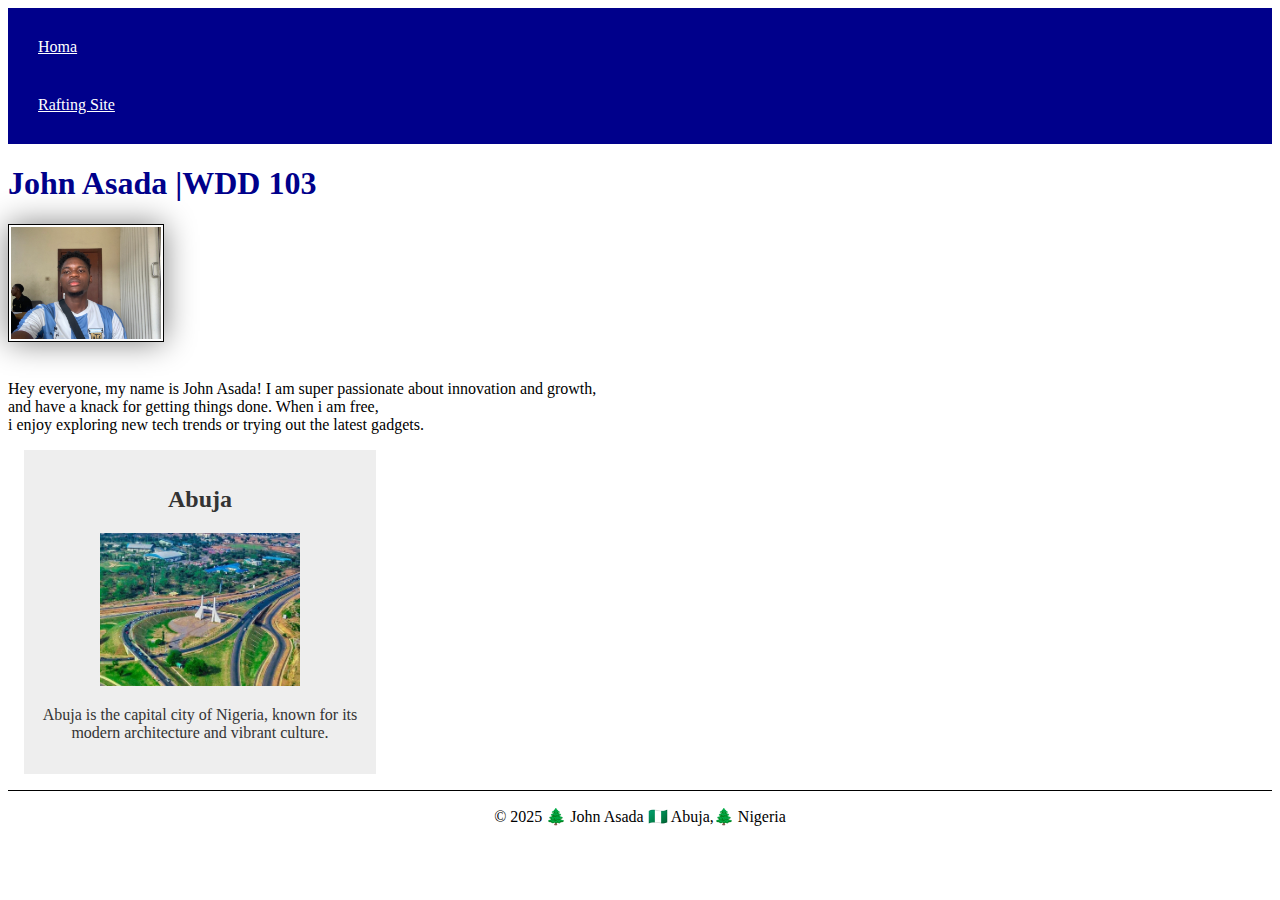
<file: index.html>
<!DOCTYPE html>
<html lang="en">
<head>
    <meta charset="UTF-8">
    <meta name="viewport" content="width=device-width, initial-scale=1.0">
    <meta name="description" content="John Asada's personal webpage showcasing his interests and background.">
    <meta name="author" content="John Asada">
    <title>John Asada | WDD 130</title>
    <link rel="stylesheet" href="styles/styles.css">
</head>
<body>
    <header>
        <nav>
            <a href="#">Homa</a>
            <a href="wrr">Rafting Site</a>
        </nav>
    </header>
    <main>
        <h1>John Asada |WDD 103</h1>
        <img src="image/profile.jpeg" alt="Hello, my name is John Asada"width="200"><br><br>
        <p>
            Hey everyone, my name is  John Asada!  I am super passionate about innovation and growth,
            <br>and have a knack for getting things done. When i am free, 
             <br>i enjoy exploring new tech trends or trying out the latest gadgets.</p>
    </main>
    <aside>
        <h2>Abuja</h2>
        <img src="image/abuja-fct.jpg" alt="fct">
        <p>Abuja is the capital city of Nigeria, known for its modern architecture and vibrant culture.</p>
    </aside>
    <footer>
        <p>&copy; 2025 🌲 John Asada 🇳🇬 Abuja,🌲 Nigeria</p>
</body>
</html>
</file>
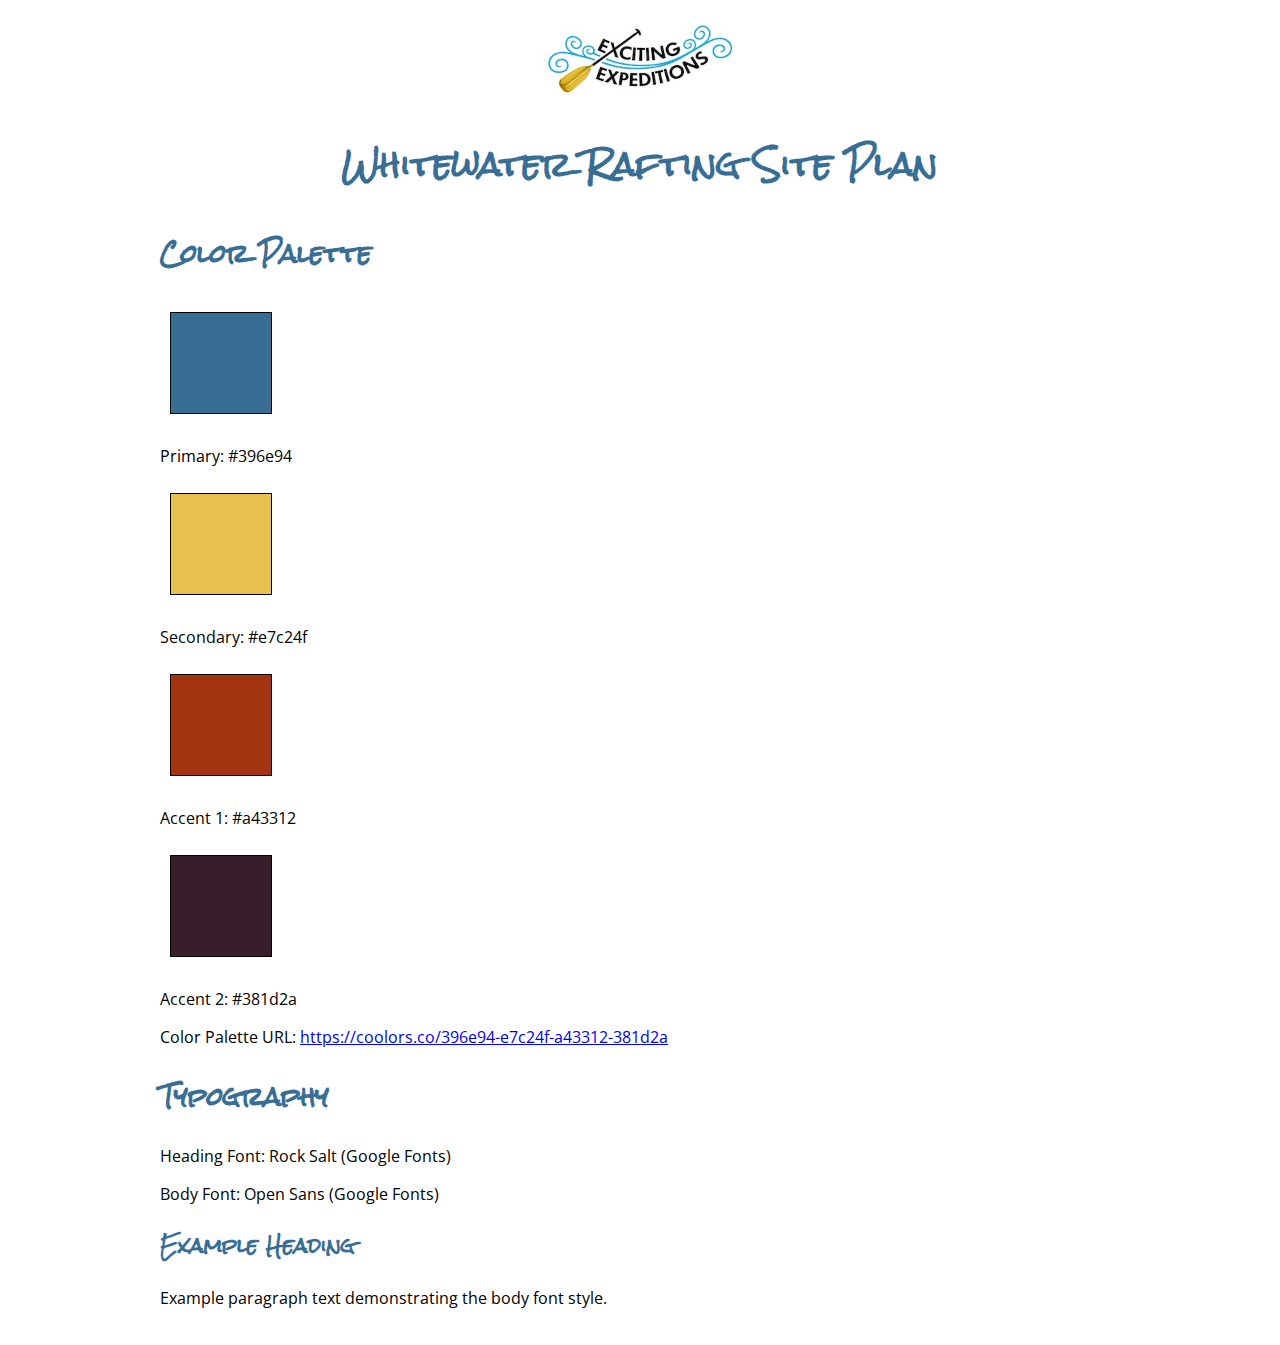
<file: wwr/index.html>
<!DOCTYPE html>
<html lang="en">
  <head>
    <meta charset="UTF-8" />
    <meta name="viewport" content="width=device-width, initial-scale=1.0" />
    <title>Whitewater Rafting Site Plan</title>
    <link rel="preconnect" href="https://fonts.googleapis.com" />
    <link rel="preconnect" href="https://fonts.gstatic.com" crossorigin />
    <link
      href="https://fonts.googleapis.com/css2?family=Rock+Salt&family=Open+Sans:wght@400;700&display=swap"
      rel="stylesheet"
    />
    <style>
      :root {
        --primary-color: #396e94;
        --secondary-color: #e7c24f;
        --accent1-color: #a43312;
        --accent2-color: #381d2a;
      }
      body {
        font-family: "Open Sans", sans-serif;
        max-width: 960px;
        margin: 0 auto;
        padding: 20px;
      }
      h1,
      h2,
      h3,
      h4 {
        font-family: "Rock Salt", cursive;
        color: var(--primary-color);
      }
      header {
        text-align: center;
      }
      .logo {
        width: 200px;
      }
      .color-swatch {
        display: inline-block;
        width: 100px;
        height: 100px;
        margin: 10px;
        border: 1px solid #000;
      }
    </style>
  </head>
  <body>
    <header>
      <img
        class="logo"
        src="images/rafting-logo.jpg"
        alt="Rafting Company Logo"
      />
      <h1>Whitewater Rafting Site Plan</h1>
    </header>

    <section>
      <h2>Color Palette</h2>
      <div>
        <div class="color-swatch" style="background-color: #396e94"></div>
        <p>Primary: #396e94</p>
        <div class="color-swatch" style="background-color: #e7c24f"></div>
        <p>Secondary: #e7c24f</p>
        <div class="color-swatch" style="background-color: #a43312"></div>
        <p>Accent 1: #a43312</p>
        <div class="color-swatch" style="background-color: #381d2a"></div>
        <p>Accent 2: #381d2a</p>
      </div>
      <p>
        Color Palette URL:
        <a href="https://coolors.co/396e94-e7c24f-a43312-381d2a" target="_blank"
          >https://coolors.co/396e94-e7c24f-a43312-381d2a</a
        >
      </p>
    </section>

    <section>
      <h2>Typography</h2>
      <p>Heading Font: Rock Salt (Google Fonts)</p>
      <p>Body Font: Open Sans (Google Fonts)</p>
      <h3>Example Heading</h3>
      <p>Example paragraph text demonstrating the body font style.</p>
    </section>
  </body>
</html>
</file>
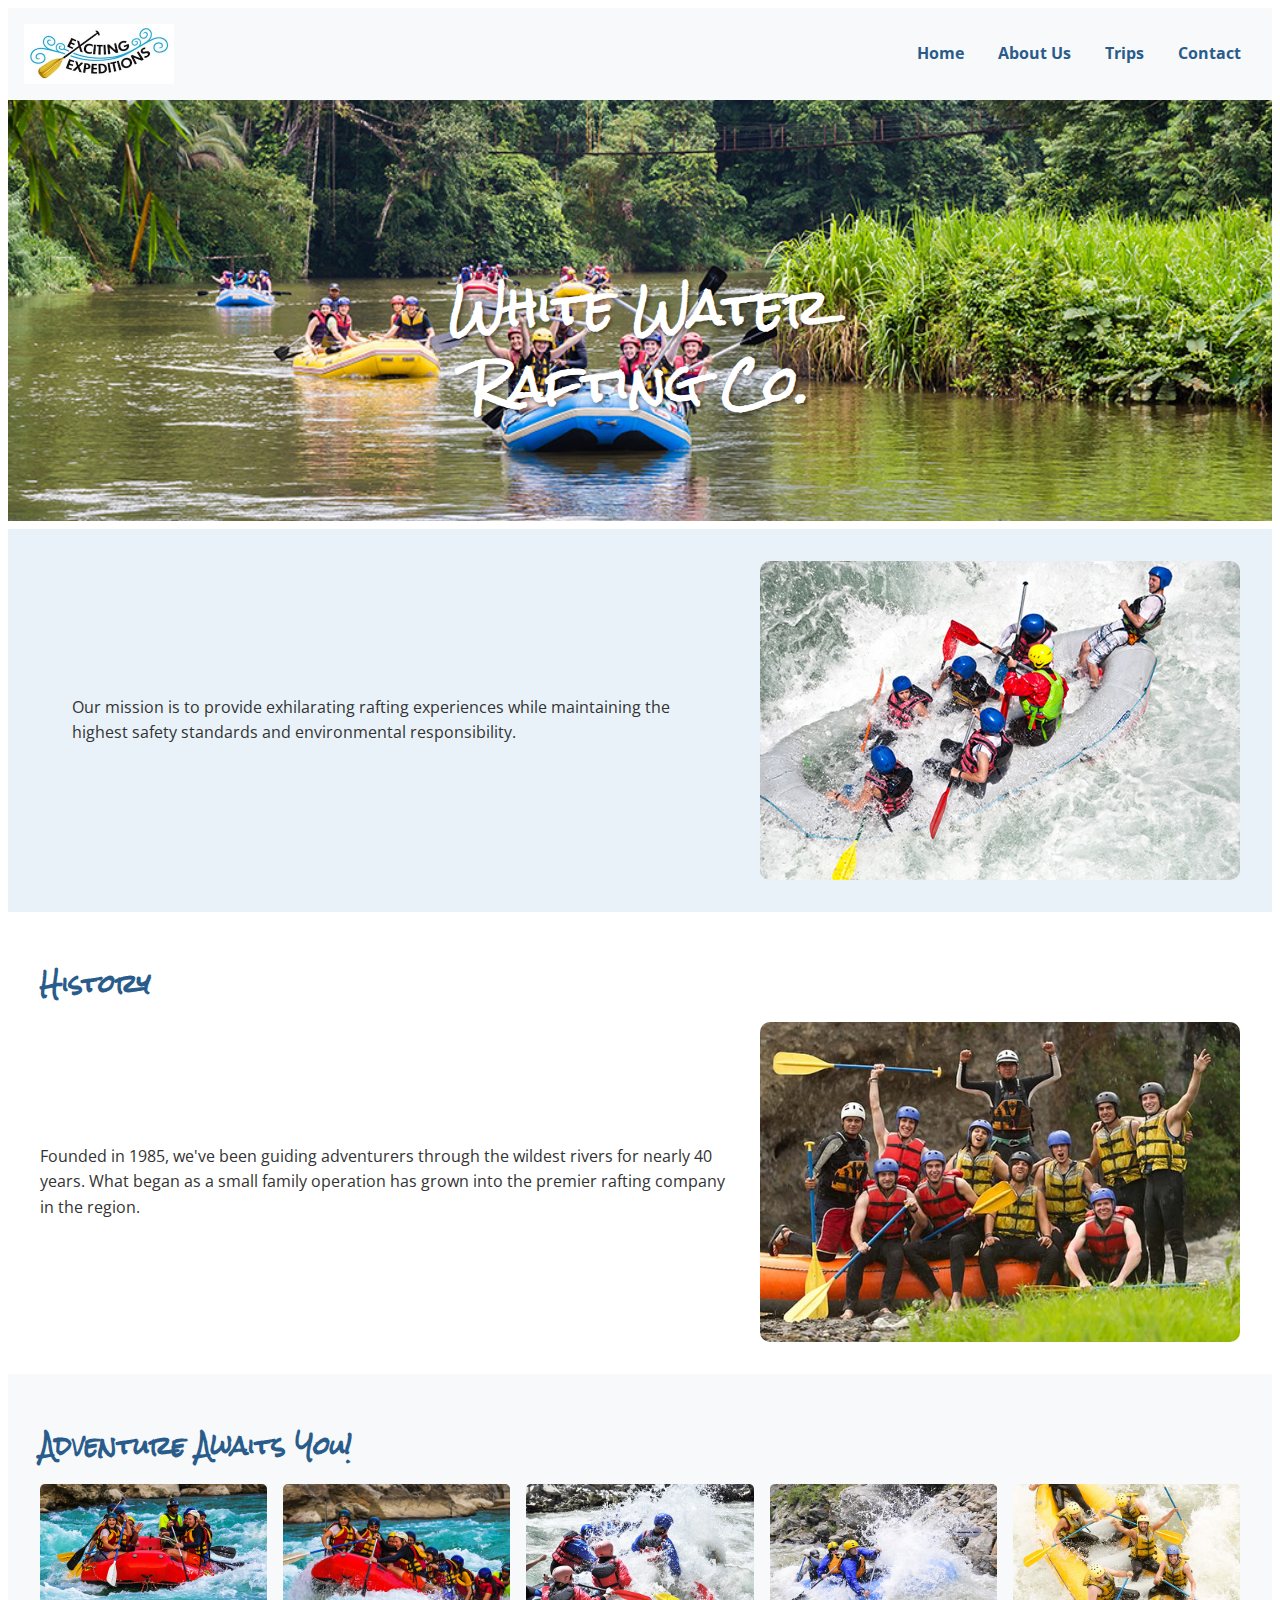
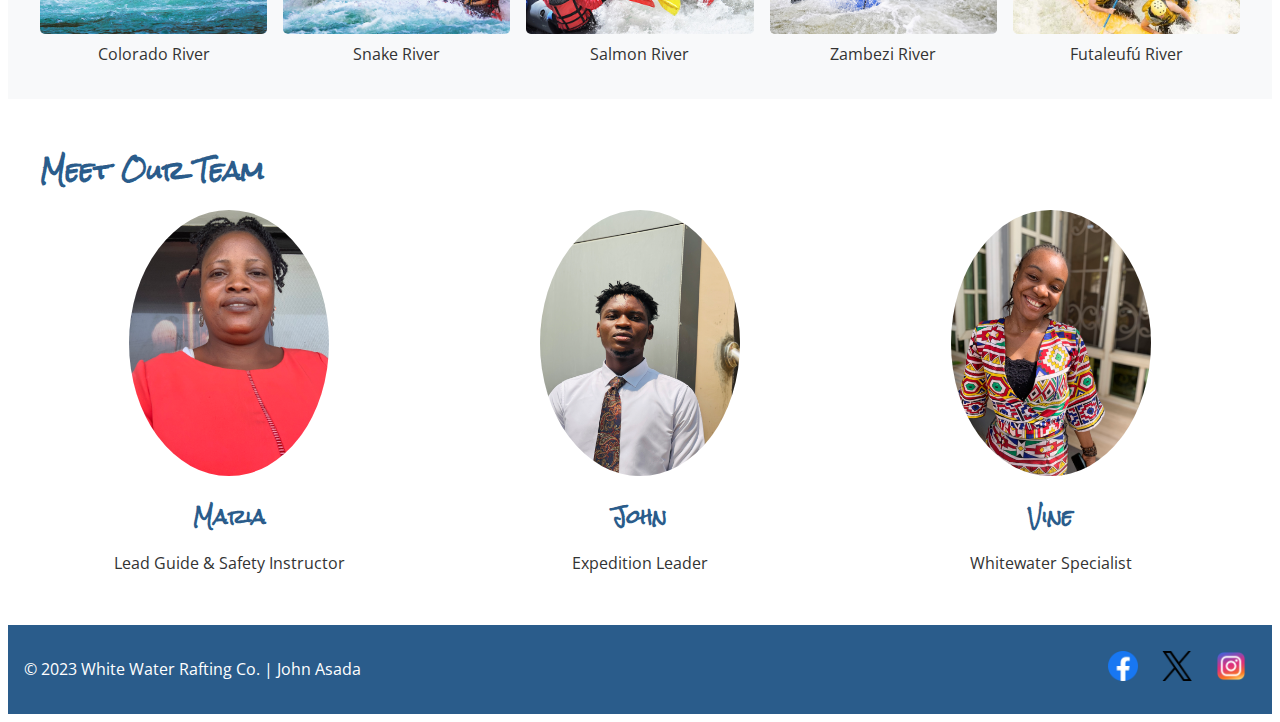
<file: wwr/about.html>
<!DOCTYPE html>
<html lang="en">
  <head>
    <meta charset="UTF-8" />
    <meta name="viewport" content="width=device-width, initial-scale=1.0" />
    <meta
      name="description"
      content="About White Water Rafting Company - our history, mission, and adventures"
    />
    <meta name="author" content="Your Name" />
    <title>About Us - White Water Rafting</title>
    <link rel="preconnect" href="https://fonts.googleapis.com" />
    <link rel="preconnect" href="https://fonts.gstatic.com" crossorigin />
    <link
      href="https://fonts.googleapis.com/css2?family=Rock+Salt&family=Open+Sans:wght@400;700&display=swap"
      rel="stylesheet"
    />
    <link rel="stylesheet" href="styles/rafting.css" />
  </head>
  <body>
    <header>
      <img
        src="images/rafting-logo.jpg"
        alt="Rafting Company Logo"
        class="logo"
      />
      <nav>
        <a href="index.html">Home</a>
        <a href="about.html">About Us</a>
        <a href="trips.html">Trips</a>
        <a href="contact.html">Contact</a>
      </nav>
    </header>

    <main class="about-page">
      <div class="hero">
        <img src="images/hero.jpg" alt="Rafting Adventure" />
        <h1>White Water Rafting Co.</h1>
      </div>

      <article class="mission">
        <div class="mission-content">
          <p>
            Our mission is to provide exhilarating rafting experiences while
            maintaining the highest safety standards and environmental
            responsibility.
          </p>
        </div>
        <img src="images/happy-client.jpg" alt="Happy Client" />
      </article>

      <section class="history">
        <h2>History</h2>
        <div class="history-content">
          <p>
            Founded in 1985, we've been guiding adventurers through the wildest
            rivers for nearly 40 years. What began as a small family operation
            has grown into the premier rafting company in the region.
          </p>
          <img src="images/history.jpg" alt="Historical rafting photo" />
        </div>
      </section>

      <section class="adventures">
        <h2>Adventure Awaits You!</h2>
        <div class="adventure-grid">
          <figure>
            <img src="images/adventure-1.jpg" alt="Rafting Adventure 1" />
            <figcaption>Colorado River</figcaption>
          </figure>
          <figure>
            <img src="images/adventure-2.jpg" alt="Rafting Adventure 2" />
            <figcaption>Snake River</figcaption>
          </figure>
          <figure>
            <img src="images/adventure-3.jpg" alt="Rafting Adventure 3" />
            <figcaption>Salmon River</figcaption>
          </figure>
          <figure>
            <img src="images/adventure-4.jpg" alt="Rafting Adventure 4" />
            <figcaption>Zambezi River</figcaption>
          </figure>
          <figure>
            <img src="images/adventure-5.jpg" alt="Rafting Adventure 5" />
            <figcaption>Futaleufú River</figcaption>
          </figure>
        </div>
      </section>

      <section class="team">
        <h2>Meet Our Team</h2>
        <div class="team-grid">
          <div class="team-member">
            <img src="images/IMG_3929.jpeg" alt="Lead Guide Maria" />
            <h3>Maria</h3>
            <p>Lead Guide & Safety Instructor</p>
          </div>
          <div class="team-member">
            <img src="images/IMG_3872.jpg" alt="Guide John" />
            <h3>John</h3>
            <p>Expedition Leader</p>
          </div>
          <div class="team-member">
            <img src="images/IMG_6231.jpeg" alt="Guide Sarah" />
            <h3>Vine</h3>
            <p>Whitewater Specialist</p>
          </div>
        </div>
      </section>
    </main>

    <footer>
      <p>&copy; 2023 White Water Rafting Co. | John Asada</p>
      <nav class="socialmedia">
        <a href="https://facebook.com"
          ><img src="images/facebook.webp" alt="Facebook" width="30"
        /></a>
        <a href="https://twitter.com"
          ><img src="images/X.webp" alt="Twitter" width="30"
        /></a>
        <a href="https://instagram.com"
          ><img src="images/instagram.webp" alt="Instagram" width="30"
        /></a>
      </nav>
    </footer>
  </body>
</html>
</file>
<file: styles/styles.css>
nav{
background-color: darkblue;
padding: 10px;
}
nav a{
color: white;
display: block;
padding: 20px;
}
h1{
color: darkblue;
}
main img{
    width: 150px;
    height: auto;
    border: 1px solid black;
    padding: 2px;
    box-shadow: 0 0 30px gray;
}
p { 
    padding: 0px;
}
main{
    max-width: 840px;
}
aside{
    width: 20rem;
    margin: 1rem;
    border: 1px solid rgb(0, 0, 0 / 0.2);
    padding: 1rem;
    background-color: #eee;
    color: #333;
    text-align: center;
}
aside img{
    width: 200px;
    height: auto;
}
footer{
    margin-top: 15px;
    border-top: 1px solid #000;
    text-align: center;
}






/* 

*{
box-sizing: border-box;
margin: 0;
padding: 0;
}
body
{background-color: #e90d0d;
}
header{
background-color: #693413;
padding: 20px;

}
img
{border-radius: 30%;
border: black solid 5px;
border-color: black;}
a{
color: #ffffff;
text-decoration: none;
} */
</file>
<file: wwr/styles/rafting.css>
/* General Styles */
body {
    font-family: 'Open Sans', sans-serif;
    line-height: 1.6;
    color: #333;
  }
  
  h1, h2, h3 {
    font-family: 'Rock Salt', cursive;
    color: #2a5c8b;
  }
  
  /* Header Styles */
  header {
    display: flex;
    justify-content: space-between;
    align-items: center;
    padding: 1rem;
    background-color: #f8f9fa;
  }
  
  .logo {
    max-width: 150px;
  }
  
  nav a {
    margin: 0 15px;
    text-decoration: none;
    color: #2a5c8b;
    font-weight: bold;
  }
  
  /* Hero Section */
  .hero {
    position: relative;
    text-align: center;
  }
  
  .hero img {
    width: 100%;
    height: auto;
  }
  
  .hero h1 {
    position: absolute;
    top: 50%;
    left: 50%;
    transform: translate(-50%, -50%);
    color: white;
    font-size: 3rem;
    text-shadow: 2px 2px 4px rgba(0,0,0,0.5);
  }
  
  /* Mission Section */
  .mission {
    display: flex;
    align-items: center;
    padding: 2rem;
    background-color: #e9f2f9;
  }
  
  .mission img {
    width: 40%;
    border-radius: 10px;
  }
  
  .mission-content {
    width: 60%;
    padding: 0 2rem;
  }
  
  /* History Section */
  .history {
    padding: 2rem;
  }
  
  .history-content {
    display: flex;
    align-items: center;
    gap: 2rem;
  }
  
  .history-content img {
    width: 40%;
    border-radius: 10px;
  }
  
  /* Adventures Section */
  .adventures {
    padding: 2rem;
    background-color: #f8f9fa;
  }
  
  .adventure-grid {
    display: grid;
    grid-template-columns: repeat(auto-fit, minmax(200px, 1fr));
    gap: 1rem;
    margin-top: 1rem;
  }
  
  .adventure-grid figure {
    margin: 0;
    text-align: center;
  }
  
  .adventure-grid img {
    width: 100%;
    height: 150px;
    object-fit: cover;
    border-radius: 5px;
  }
  
  /* Team Section */
  .team {
    padding: 2rem;
  }
  
  .team-grid {
    display: grid;
    grid-template-columns: repeat(auto-fit, minmax(250px, 1fr));
    gap: 2rem;
    margin-top: 1rem;
  }
  
  .team-member {
    text-align: center;
  }
  
  .team-member img {
    width: 100%;
    max-width: 200px;
    border-radius: 50%;
  }
  
  /* Footer */
  footer {
    display: flex;
    justify-content: space-between;
    align-items: center;
    padding: 1rem;
    background-color: #2a5c8b;
    color: white;
  }
  
  .socialmedia a {
    margin: 0 10px;
  }
  
  /* Responsive Adjustments */
  @media (max-width: 768px) {
    .mission, .history-content {
      flex-direction: column;
    }
    
    .mission img, .mission-content, 
    .history-content img, .history-content p {
      width: 100%;
    }
    
    .hero h1 {
      font-size: 2rem;
    }
  }
</file>
